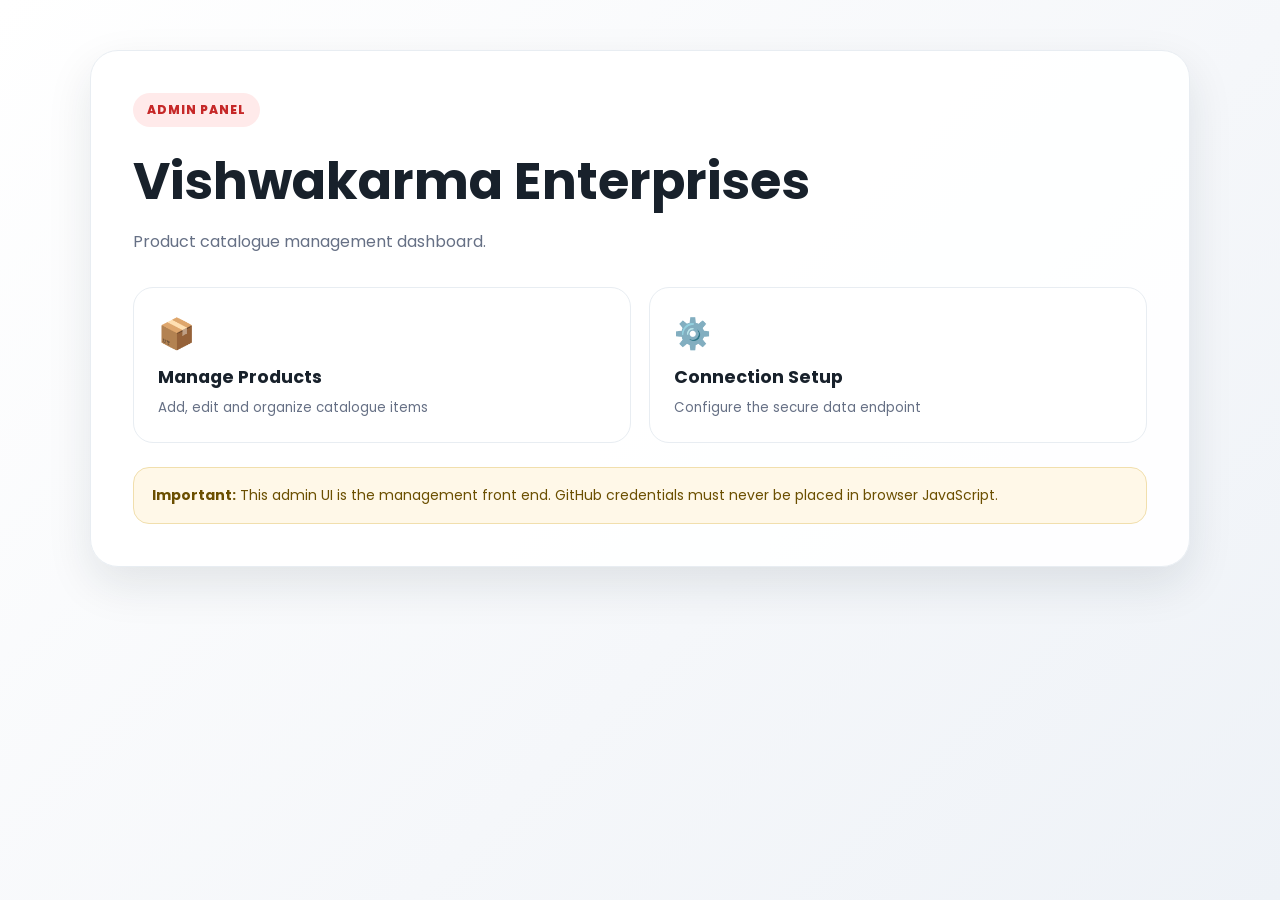
<file: index.html>
<!doctype html><html lang="en"><head><meta charset="utf-8"><meta name="viewport" content="width=device-width,initial-scale=1"><meta name="robots" content="noindex,nofollow"><title>Vishwakarma Enterprises — Admin</title><link rel="preconnect" href="https://fonts.googleapis.com"><link rel="preconnect" href="https://fonts.gstatic.com" crossorigin><link href="https://fonts.googleapis.com/css2?family=Noto+Sans+Devanagari:wght@400;500;600;700;800&family=Poppins:wght@400;500;600;700;800&display=swap" rel="stylesheet"><link rel="stylesheet" href="style.css"></head><body><main class="shell"><section class="card hero"><div class="eyebrow">ADMIN PANEL</div><h1>Vishwakarma Enterprises</h1><p>Product catalogue management dashboard.</p><div class="grid"><a class="action" href="products.html"><span>📦</span><strong>Manage Products</strong><small>Add, edit and organize catalogue items</small></a><a class="action" href="setup.html"><span>⚙️</span><strong>Connection Setup</strong><small>Configure the secure data endpoint</small></a></div><div class="notice"><strong>Important:</strong> This admin UI is the management front end. GitHub credentials must never be placed in browser JavaScript.</div></section></main></body></html>
</file>
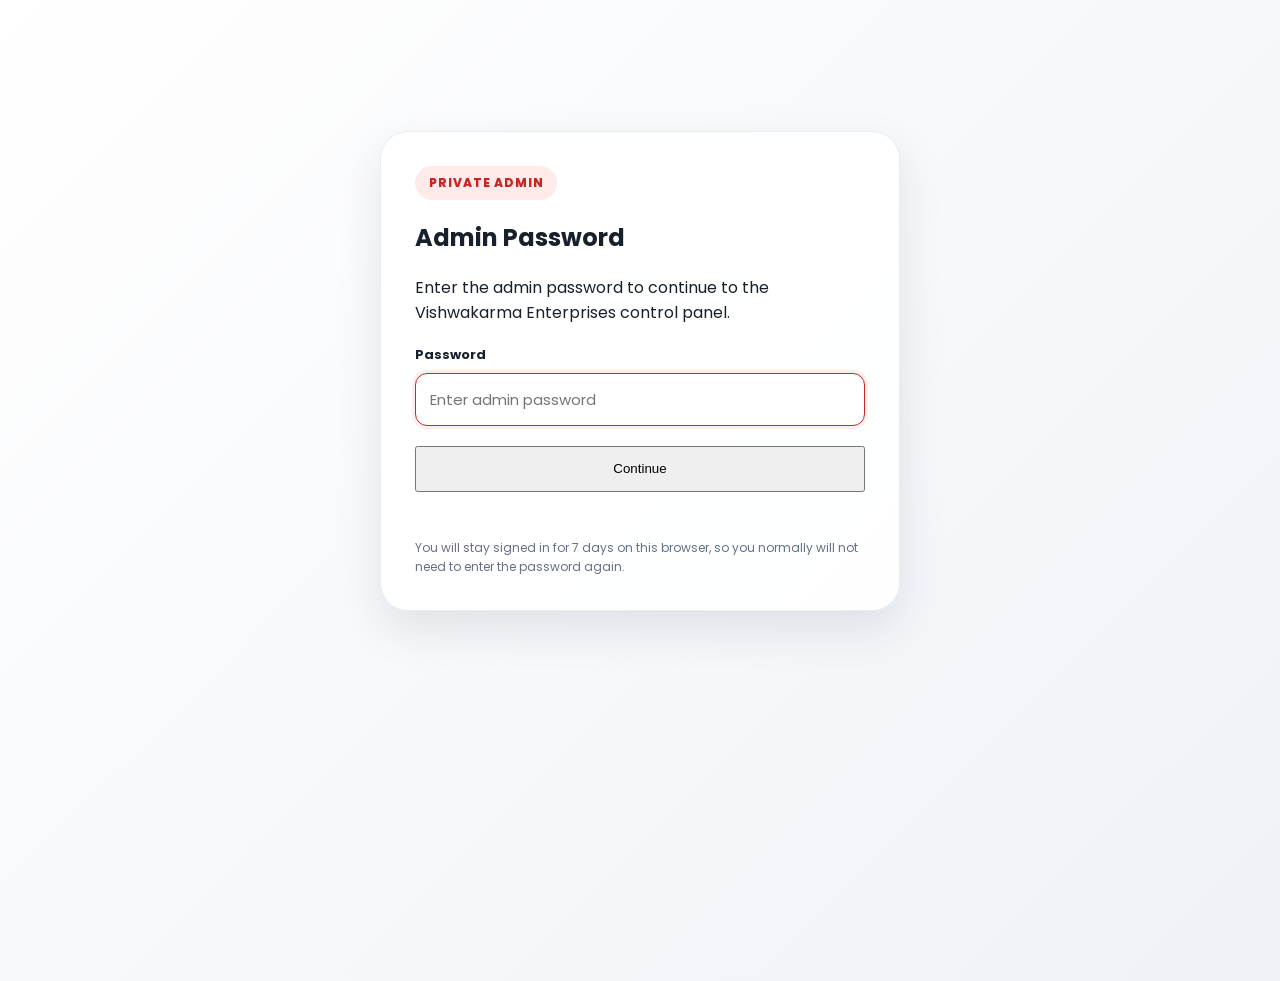
<file: admin-login.html>
<!doctype html><html lang="en"><head><meta charset="utf-8"><meta name="viewport" content="width=device-width,initial-scale=1"><meta name="robots" content="noindex,nofollow"><title>Admin Login — Vishwakarma Enterprises</title><link rel="preconnect" href="https://fonts.googleapis.com"><link rel="preconnect" href="https://fonts.gstatic.com" crossorigin><link href="https://fonts.googleapis.com/css2?family=Noto+Sans+Devanagari:wght@400;500;600;700;800&family=Poppins:wght@400;500;600;700;800&display=swap" rel="stylesheet"><link rel="stylesheet" href="style.css"><style>.login-wrap{max-width:520px;margin:9vh auto}.login-card{padding:34px}.field{display:grid;gap:8px;margin:20px 0}.field label{font-size:13px;font-weight:700}.field input{width:100%;box-sizing:border-box;padding:14px;border:1px solid #dfe5ec;border-radius:12px;font:15px Poppins,sans-serif}.field input:focus{outline:0;border-color:#c62828;box-shadow:0 0 0 3px rgba(198,40,40,.08)}.login-btn{width:100%;min-height:46px}.error{min-height:20px;color:#b42318;font-size:13px;margin-top:12px}.hint{font-size:12px;color:#667085;line-height:1.6;margin-top:14px}</style></head><body><main class="shell login-wrap"><section class="card login-card"><span class="eyebrow">PRIVATE ADMIN</span><h1>Admin Password</h1><p>Enter the admin password to continue to the Vishwakarma Enterprises control panel.</p><form id="loginForm"><div class="field"><label for="password">Password</label><input id="password" type="password" autocomplete="current-password" required autofocus placeholder="Enter admin password"></div><button class="primary-btn login-btn" id="loginBtn">Continue</button><div id="error" class="error" role="alert"></div></form><div class="hint">You will stay signed in for 7 days on this browser, so you normally will not need to enter the password again.</div></section></main><script>
const AUTH='ve-admin-password-token';const params=new URLSearchParams(location.search);const returnTo=['index.html','products.html','setup.html'].includes(params.get('return'))?params.get('return'):'index.html';
const $=id=>document.getElementById(id);
(async()=>{const token=localStorage.getItem(AUTH);if(!token)return;try{const r=await fetch('/api/admin-auth',{method:'POST',headers:{'Content-Type':'application/json'},body:JSON.stringify({action:'verify',token})});const d=await r.json();if(d.ok)location.replace(returnTo)}catch{}})();
$('loginForm').addEventListener('submit',async e=>{e.preventDefault();const btn=$('loginBtn');const err=$('error');btn.disabled=true;btn.textContent='Checking…';err.textContent='';try{const r=await fetch('/api/admin-auth',{method:'POST',headers:{'Content-Type':'application/json'},body:JSON.stringify({action:'login',password:$('password').value})});const d=await r.json().catch(()=>({}));if(!r.ok||!d.ok)throw new Error(d.error||'Login failed.');localStorage.setItem(AUTH,d.token);location.replace(returnTo)}catch(ex){err.textContent=ex.message||'Could not sign in.';btn.disabled=false;btn.textContent='Continue';$('password').focus()}});
</script></body></html>
</file>
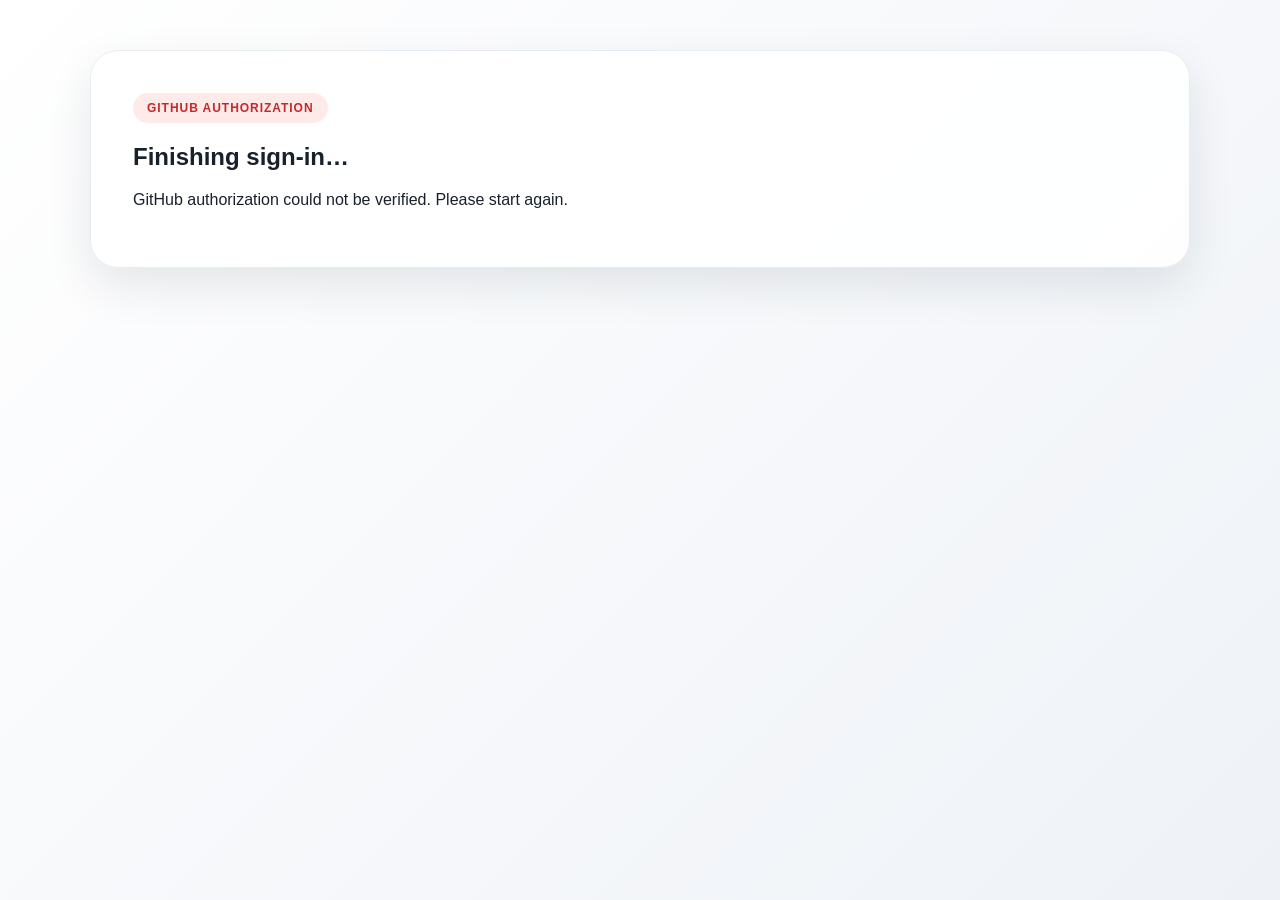
<file: oauth-callback.html>
<!doctype html><html lang="en"><head><meta charset="utf-8"><meta name="viewport" content="width=device-width,initial-scale=1"><meta name="robots" content="noindex,nofollow"><title>GitHub Authorization — Vishwakarma Enterprises</title><link rel="stylesheet" href="style.css"></head><body><main class="shell"><section class="card"><span class="eyebrow">GITHUB AUTHORIZATION</span><h1>Finishing sign-in…</h1><p id="status">Securing your GitHub authorization and returning to the Admin panel.</p></section></main><script src="admin-config.js"></script><script>
const $=id=>document.getElementById(id);const qs=new URLSearchParams(location.search);const code=qs.get('code'),state=qs.get('state'),error=qs.get('error');
async function finish(){try{if(error)throw new Error(qs.get('error_description')||error);const expected=sessionStorage.getItem('ve-oauth-state'),verifier=sessionStorage.getItem('ve-oauth-verifier');if(!code||!state||!expected||state!==expected||!verifier)throw new Error('GitHub authorization could not be verified. Please start again.');const redirectUri=new URL('oauth-callback.html',location.href).href;const r=await fetch(window.ADMIN_CONFIG.githubExchangeUrl,{method:'POST',headers:{'Content-Type':'application/json'},body:JSON.stringify({code,code_verifier:verifier,redirect_uri:redirectUri})});const data=await r.json().catch(()=>({}));if(!r.ok||!data.access_token)throw new Error(data.error||'GitHub sign-in could not be completed.');sessionStorage.removeItem('ve-oauth-state');sessionStorage.removeItem('ve-oauth-verifier');localStorage.setItem('ve-github-auth',JSON.stringify({...data,stored_at:Date.now()}));localStorage.setItem('ve-github-token',data.access_token);const returnTo=sessionStorage.getItem('ve-oauth-return')||'products.html';sessionStorage.removeItem('ve-oauth-return');location.replace(returnTo)}catch(e){$('status').textContent=e.message||'GitHub authorization failed.';}}
finish();
</script></body></html>
</file>
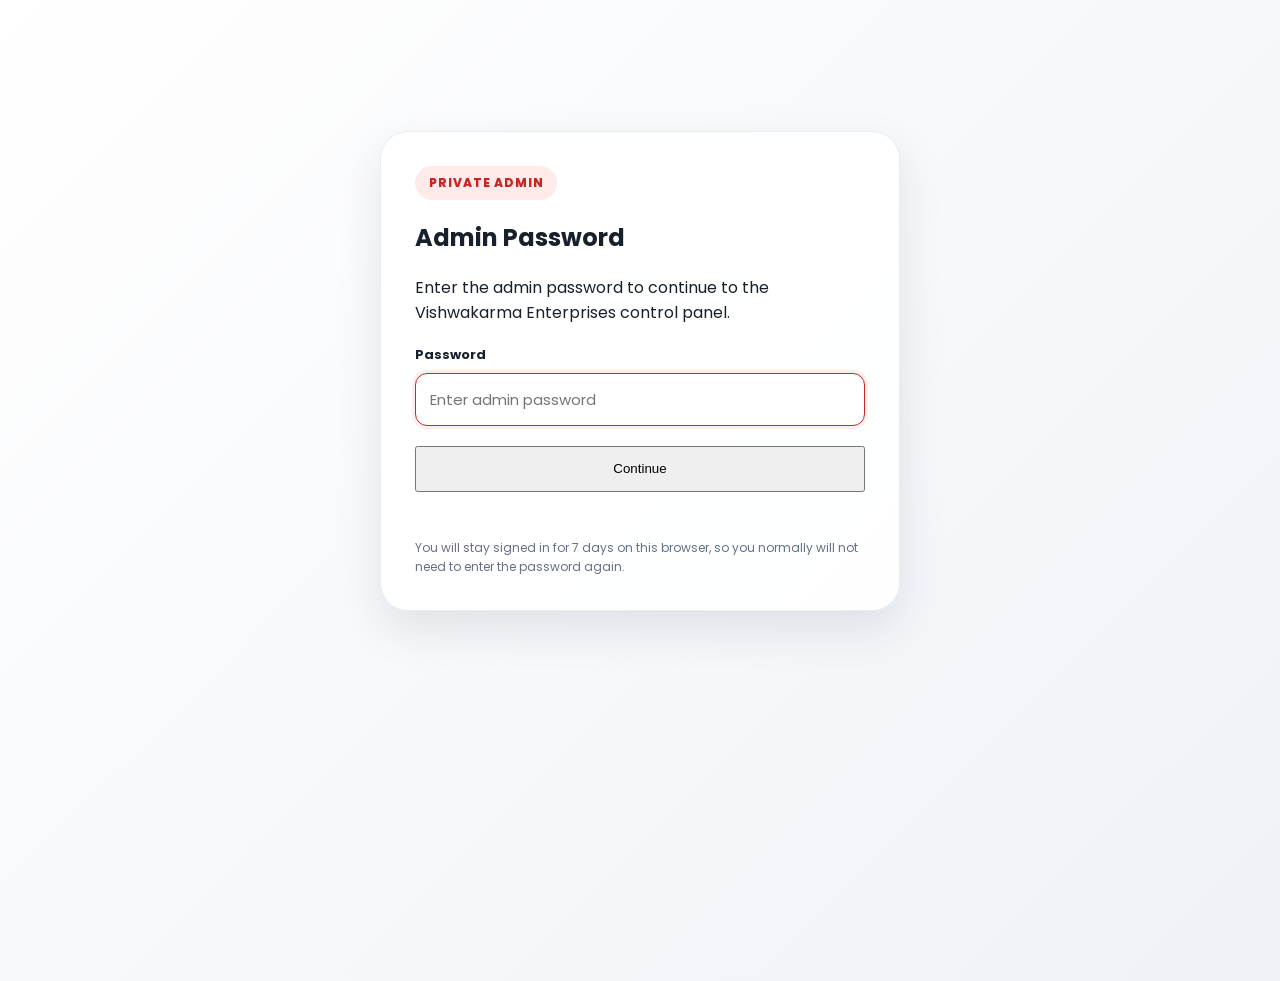
<file: products.html>
<!doctype html><html lang="en"><head><meta charset="utf-8"><meta name="viewport" content="width=device-width,initial-scale=1"><meta name="robots" content="noindex,nofollow"><title>Products — Vishwakarma Enterprises Admin</title><link rel="preconnect" href="https://fonts.googleapis.com"><link rel="preconnect" href="https://fonts.gstatic.com"><link rel="stylesheet" href="style.css"><link rel="stylesheet" href="admin.css"></head><body><header class="topbar"><div class="brand"><div class="brand-mark">VE</div><div><strong>Vishwakarma Enterprises</strong><span>Catalogue Admin</span></div></div><div class="top-actions"><span id="connectionStatus" class="status-pill offline">Not connected</span><a href="setup.html" class="ghost-btn" id="setupLink">GitHub Login</a><a href="index.html" class="ghost-btn">Dashboard</a></div></header><main class="admin-shell"><section class="page-head"><div><span class="eyebrow">PRODUCT CATALOGUE</span><h1>Manage Products</h1><p>Add products, edit details, replace images, and manage features.</p></div><div style="display:flex;gap:10px;flex-wrap:wrap"><button id="newProductBtn" class="primary-btn">＋ Add Product</button><button id="publishBtn" class="ghost-btn">☁ Publish Changes</button></div></section><section class="toolbar panel"><input id="searchInput" type="search" placeholder="Search product, brand or category…"><select id="categoryFilter"><option value="all">All categories</option><option value="plumbing">Plumbing Pipes &amp; Fittings</option><option value="water">Water Storage</option><option value="pumps">Pumps &amp; Motors</option><option value="sanitary">Sanitaryware</option><option value="bathroom">Bathroom Fittings</option><option value="valves">Valves &amp; Taps</option><option value="hardware">Hardware &amp; Parts</option><option value="electrical">Electrical</option><option value="irrigation">Agriculture &amp; Irrigation</option><option value="adhesives">Adhesives &amp; Sealants</option><option value="other">Other</option></select><label class="check"><input id="popularOnly" type="checkbox"> Popular only</label><button id="refreshBtn" class="ghost-btn">↻ Refresh</button></section><section class="stats-row"><div class="stat"><span>Total</span><strong id="totalCount">0</strong></div><div class="stat"><span>Popular</span><strong id="popularCount">0</strong></div><div class="stat"><span>Plumbing</span><strong id="plumbingCount">0</strong></div><div class="stat"><span>Other</span><strong id="otherCount">0</strong></div></section><section id="productsGrid" class="products-grid"></section><div id="emptyState" class="empty-state panel" hidden><strong>No products found</strong><span>Try another search or add your first product.</span></div></main><dialog id="productDialog" class="product-dialog"><form id="productForm" method="dialog"><div class="dialog-head"><div><span class="eyebrow">PRODUCT EDITOR</span><h2 id="dialogTitle">Add Product</h2></div><button type="button" class="icon-btn" id="closeDialog">×</button></div><div class="form-grid"><label>Product ID<input id="productId" required maxlength="50" placeholder="P001" readonly></label><label>Brand<input id="brand" maxlength="80" placeholder="Supreme"></label><label>Hindi name<div class="field-with-action"><input id="nameHi" required maxlength="120" placeholder="PVC पाइप"><button type="button" class="mini-btn" id="autoHindiBtn" title="Translate English name to Hindi">↻ Auto Hindi</button></div><small id="hindiNameHint" class="field-hint">English name enter/change करने पर Hindi name अपने-आप translate होगा. आप इसे manually edit कर सकते हैं.</small></label><label>English name<input id="nameEn" required maxlength="120" placeholder="PVC Pipe"><small class="field-hint">Enter the English product name first.</small></label><label>Category<select id="category" required><option value="plumbing">Plumbing Pipes &amp; Fittings</option><option value="water">Water Storage</option><option value="pumps">Pumps &amp; Motors</option><option value="sanitary">Sanitaryware</option><option value="bathroom">Bathroom Fittings</option><option value="valves">Valves &amp; Taps</option><option value="hardware">Hardware &amp; Parts</option><option value="electrical">Electrical</option><option value="irrigation">Agriculture &amp; Irrigation</option><option value="adhesives">Adhesives &amp; Sealants</option><option value="other">Other</option></select></label><label>Sizes / variants<input id="sizes" placeholder="1/2 inch, 3/4 inch, 1 inch"></label><label><span>MRP (₹)</span><input id="mrp" type="number" min="0" step="0.01" inputmode="decimal" placeholder="499"><small class="field-hint">Maximum Retail Price / अधिकतम खुदरा मूल्य</small></label><label><span>Selling unit / बिकने की इकाई</span><select id="unit"><option value="piece">Piece — प्रति पीस</option><option value="meter">Meter — प्रति मीटर</option><option value="kg">Kg — प्रति किग्रा</option><option value="litre">Litre — प्रति लीटर</option><option value="box">Box — प्रति बॉक्स</option></select><small class="field-hint">MRP किस इकाई के लिए है, वह चुनें.</small></label><label class="full">Hindi description<textarea id="descriptionHi" rows="4" placeholder="उत्पाद का विवरण लिखें..."></textarea></label><label class="full">English description<textarea id="descriptionEn" rows="4" placeholder="Write the product description..."></textarea></label><label class="full feature-field"><span class="feature-title"><span class="feature-heading-icon" aria-hidden="true">☷</span><span>मुख्य विशेषताएँ / Key Features — Hindi</span></span><small class="field-hint">एक feature के लिए एक bullet रखें</small><textarea id="featuresHi" rows="5" placeholder="मजबूत और टिकाऊ\nलंबे समय तक उपयोगी\nभरोसेमंद गुणवत्ता"></textarea></label><label class="full feature-field"><span class="feature-title"><span class="feature-heading-icon" aria-hidden="true">☷</span><span>Key Features — English</span></span><small class="field-hint">Add one feature per bullet</small><textarea id="featuresEn" rows="5" placeholder="Strong and durable\nLong-lasting\nReliable quality"></textarea></label><label class="full upload-box"><span>Product image</span><input id="imageInput" type="file" accept="image/*"><small id="imageHint">Photo will be resized before upload.</small><img id="imagePreview" alt="Preview" hidden></label><label class="check full"><input id="featured" type="checkbox"> Show this product in <strong>Popular Products</strong></label></div><div class="dialog-foot"><button type="button" class="ghost-btn" id="cancelBtn">Cancel</button><button class="primary-btn" type="submit" id="saveBtn">Save Product</button></div></form></dialog><div id="toast" class="toast" role="status" aria-live="polite"></div><script src="admin-auth.js"></script><script src="admin-config.js"></script><script src="admin.js?v=3"></script><script src="admin-enhancements.js?v=2"></script><script src="auto-hindi.js?v=6"></script><script src="variants-admin.js?v=7"></script><script src="feature-editor.js?v=10"></script><script src="auto-translate.js?v=12"></script></body></html>
</file>
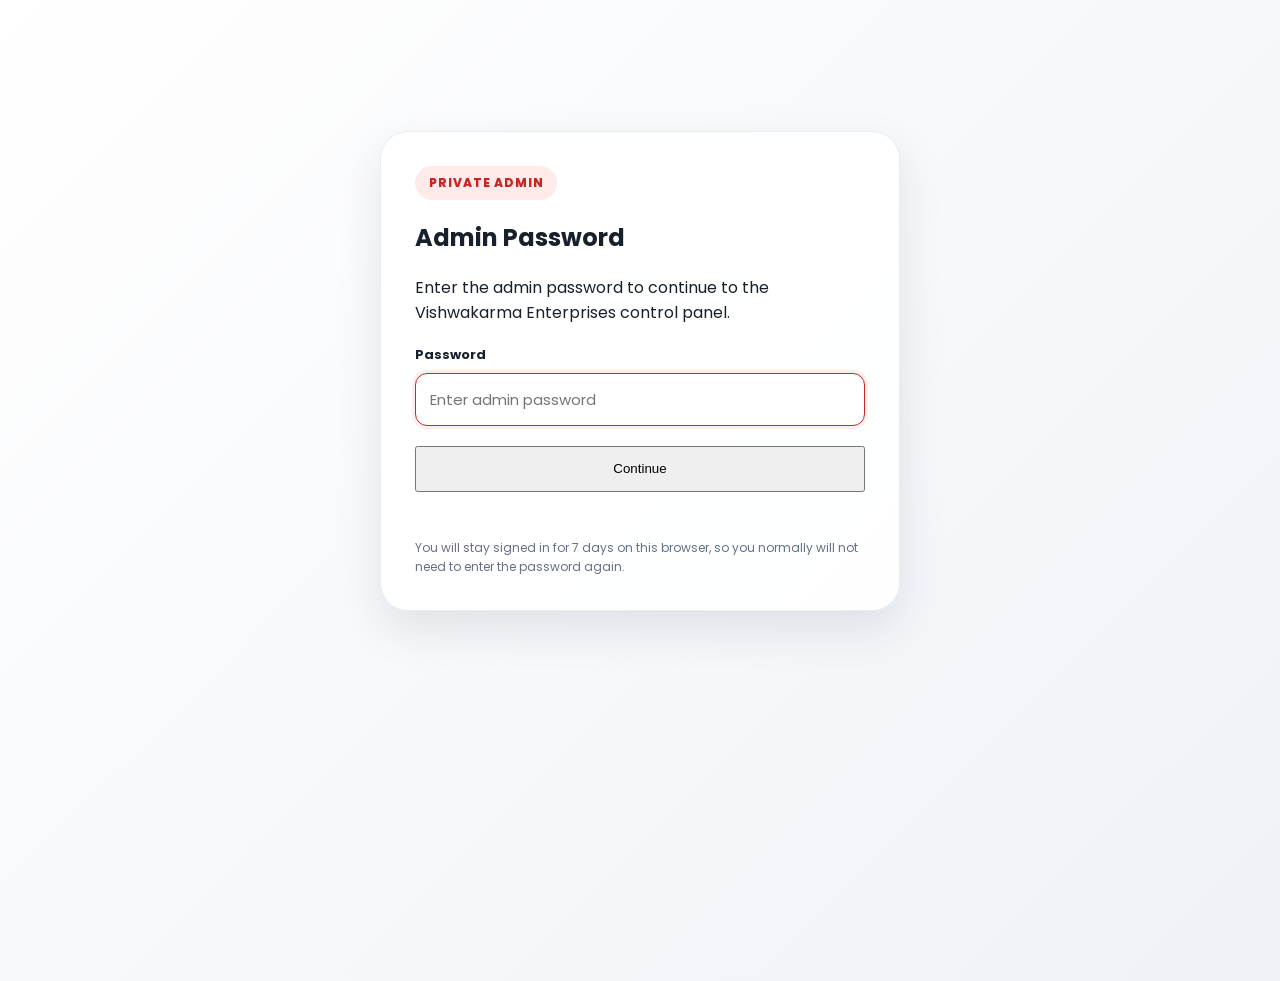
<file: setup.html>
<!doctype html><html lang="en"><head><meta charset="utf-8"><meta name="viewport" content="width=device-width,initial-scale=1"><meta name="robots" content="noindex,nofollow"><title>GitHub Login — Vishwakarma Enterprises</title><link rel="preconnect" href="https://fonts.googleapis.com"><link rel="preconnect" href="https://fonts.gstatic.com" crossorigin><link href="https://fonts.googleapis.com/css2?family=Noto+Sans+Devanagari:wght@400;500;600;700;800&family=Poppins:wght@400;500;600;700;800&display=swap" rel="stylesheet"><link rel="stylesheet" href="style.css"></head><body><main class="shell"><section class="card"><span class="eyebrow">GITHUB LOGIN</span><h1>Connect your GitHub account</h1><p>Sign in with GitHub to publish products to <strong>Amitbhai-2152/Vishwakarma-Enterprises-Admin</strong>.</p><div class="notice"><strong>No Personal Access Token.</strong> You will authorize the GitHub App once. Your App secret stays on the server and is never stored in this public repository.</div><div style="margin-top:22px"><button id="start" class="primary-btn">Continue with GitHub</button><a class="ghost-btn" href="products.html" style="margin-left:8px">Back to Products</a></div><p id="status" style="margin-top:18px;color:#667085"></p><div style="margin-top:25px;padding:16px;border:1px solid #e8edf3;border-radius:16px;background:#fafbfc;line-height:1.7;font-size:13px"><strong>One-time setup:</strong> the Admin site must be deployed on the configured serverless host before the login can complete.</div></section></main><script src="admin-auth.js"></script><script src="admin-config.js"></script><script>
const $=id=>document.getElementById(id);const params=new URLSearchParams(location.search);
function randomString(length=64){const a=new Uint8Array(length);crypto.getRandomValues(a);return [...a].map(x=>x.toString(16).padStart(2,'0')).join('')}
async function sha256Base64Url(value){const digest=await crypto.subtle.digest('SHA-256',new TextEncoder().encode(value));let s=btoa(String.fromCharCode(...new Uint8Array(digest)));return s.replace(/\+/g,'-').replace(/\//g,'_').replace(/=+$/,'')}
async function startLogin(){const button=$('start');button.disabled=true;button.textContent='Opening GitHub…';$('status').textContent='Preparing secure authorization…';try{const state=randomString(32),verifier=randomString(64),challenge=await sha256Base64Url(verifier);sessionStorage.setItem('ve-oauth-state',state);sessionStorage.setItem('ve-oauth-verifier',verifier);sessionStorage.setItem('ve-oauth-return',params.get('return')==='products'?'products.html':'products.html');const redirectUri=new URL('oauth-callback.html',location.href).href;const authorize=new URL('https://github.com/login/oauth/authorize');authorize.searchParams.set('client_id',window.ADMIN_CONFIG.githubClientId);authorize.searchParams.set('redirect_uri',redirectUri);authorize.searchParams.set('state',state);authorize.searchParams.set('code_challenge',challenge);authorize.searchParams.set('code_challenge_method','S256');location.href=authorize.toString()}catch(e){button.disabled=false;button.textContent='Try GitHub Login Again';$('status').textContent=e.message||'Could not start GitHub login.'}}
$('start').onclick=startLogin;
</script></body></html>
</file>
<file: style.css>
:root{--primary:#c62828;--dark:#18212b;--muted:#667085;--line:#e8edf2;--bg:#f5f7fa;--white:#fff;--shadow:0 18px 45px rgba(23,35,50,.10)}*{box-sizing:border-box}body{margin:0;font-family:Poppins,'Noto Sans Devanagari',sans-serif;background:linear-gradient(135deg,#fff 0,#f5f7fa 60%,#eef2f7 100%);color:var(--dark);min-height:100vh}.shell{width:min(1100px,92%);margin:0 auto;padding:50px 0}.card{background:rgba(255,255,255,.95);border:1px solid var(--line);border-radius:28px;box-shadow:var(--shadow);padding:42px}.eyebrow{display:inline-flex;padding:8px 14px;border-radius:999px;background:#ffeaea;color:var(--primary);font-size:12px;font-weight:800;letter-spacing:.08em}.hero h1{font-size:clamp(2rem,5vw,3.2rem);margin:16px 0 8px}.hero p{color:var(--muted);line-height:1.8;margin:0 0 30px}.grid{display:grid;grid-template-columns:repeat(2,minmax(0,1fr));gap:18px}.action{display:grid;gap:7px;text-decoration:none;color:inherit;padding:24px;border:1px solid var(--line);border-radius:20px;background:#fff;transition:.25s ease}.action:hover{transform:translateY(-4px);border-color:#f2b3b3;box-shadow:0 12px 30px rgba(23,35,50,.08)}.action span{font-size:30px}.action strong{font-size:1.1rem}.action small{color:var(--muted);line-height:1.6}.notice{margin-top:24px;padding:16px 18px;border-radius:16px;background:#fff8e8;color:#6b4f00;border:1px solid #f1dfad;line-height:1.6;font-size:14px}@media(max-width:700px){.shell{padding:24px 0}.card{padding:26px}.grid{grid-template-columns:1fr}}
</file>
<file: admin.css>
body{background:#f4f6f9;color:#263142} .topbar{min-height:74px;background:rgba(255,255,255,.96);backdrop-filter:blur(12px);border-bottom:1px solid #e6ebf1;display:flex;align-items:center;justify-content:space-between;padding:0 4vw;position:sticky;top:0;z-index:20;box-shadow:0 6px 24px rgba(25,35,50,.06)} .brand{display:flex;align-items:center;gap:12px;min-width:0}.brand-mark{width:42px;height:42px;border-radius:12px;display:grid;place-items:center;background:linear-gradient(135deg,#c62828,#a91f1f);color:#fff;font-weight:800;box-shadow:0 8px 18px rgba(198,40,40,.18);flex:none}.brand strong,.brand span{display:block}.brand strong{white-space:nowrap;overflow:hidden;text-overflow:ellipsis}.brand span{font-size:12px;color:#7b8492;margin-top:2px}.top-actions{display:flex;align-items:center;gap:10px;flex-wrap:wrap;justify-content:flex-end}.ghost-btn,.primary-btn{border:0;border-radius:12px;padding:11px 16px;font:600 14px Poppins,sans-serif;text-decoration:none;cursor:pointer;white-space:nowrap;transition:transform .18s ease,box-shadow .18s ease,background .18s ease}.ghost-btn{background:#fff;border:1px solid #dbe2ea;color:#273142}.ghost-btn:hover{box-shadow:0 7px 18px rgba(32,44,60,.08);transform:translateY(-1px)}.primary-btn{background:linear-gradient(135deg,#c62828,#b21f1f);color:#fff;box-shadow:0 8px 18px rgba(198,40,40,.16)}.primary-btn:hover{box-shadow:0 11px 22px rgba(198,40,40,.22);transform:translateY(-1px)}.status-pill{font-size:12px;font-weight:700;border-radius:999px;padding:8px 12px;white-space:nowrap}.status-pill.offline{background:#fff1f1;color:#b42318}.status-pill.online{background:#ecfdf3;color:#027a48}.admin-shell{width:min(1240px,94%);margin:0 auto;padding:38px 0 70px}.page-head{display:flex;justify-content:space-between;align-items:flex-end;gap:24px;margin-bottom:22px}.page-head>div:last-child{max-width:100%}.eyebrow{font-size:11px;letter-spacing:.14em;color:#c62828;font-weight:800}.page-head h1{margin:7px 0 6px;font-size:clamp(2rem,4vw,2.65rem);line-height:1.1;letter-spacing:-.02em}.page-head p{margin:0;color:#697386;line-height:1.6}.panel{background:rgba(255,255,255,.98);border:1px solid #e4e9ef;border-radius:18px;box-shadow:0 10px 30px rgba(32,44,60,.055)}.toolbar{display:grid;grid-template-columns:minmax(220px,1.6fr) minmax(180px,1fr) auto auto;gap:10px;align-items:center;padding:12px;margin-bottom:18px}.toolbar input,.toolbar select,.form-grid input,.form-grid select,.form-grid textarea{width:100%;box-sizing:border-box;border:1px solid #dce3eb;background:#fff;border-radius:12px;padding:12px 13px;font:14px Poppins,'Noto Sans Devanagari',sans-serif;outline:0;transition:border-color .18s ease,box-shadow .18s ease}.toolbar input::placeholder,.form-grid input::placeholder,.form-grid textarea::placeholder{color:#a1a9b5}.toolbar input:focus,.toolbar select:focus,.form-grid input:focus,.form-grid select:focus,.form-grid textarea:focus{border-color:#c62828;box-shadow:0 0 0 3px rgba(198,40,40,.08)}.toolbar .ghost-btn{min-height:44px}.check{display:flex;align-items:center;gap:8px;font-size:13px;white-space:nowrap}.check input{accent-color:#c62828;width:16px;height:16px}.stats-row{display:grid;grid-template-columns:repeat(4,1fr);gap:12px;margin-bottom:24px}.stat{position:relative;overflow:hidden;background:#fff;border:1px solid #e4e9ef;border-radius:16px;padding:17px 18px;box-shadow:0 8px 24px rgba(32,44,60,.045)}.stat:after{content:'';position:absolute;right:-20px;top:-24px;width:70px;height:70px;border-radius:50%;background:#f8e7e7}.stat span{display:block;color:#7b8492;font-size:11px;text-transform:uppercase;letter-spacing:.05em}.stat strong{display:block;margin-top:6px;font-size:1.6rem;line-height:1}.products-grid{display:grid;grid-template-columns:repeat(3,minmax(0,1fr));gap:18px}.product-item{background:#fff;border:1px solid #e2e7ee;border-radius:18px;overflow:hidden;box-shadow:0 8px 26px rgba(32,44,60,.055);min-width:0;transition:transform .18s ease,box-shadow .18s ease,border-color .18s ease}.product-item:hover{transform:translateY(-3px);box-shadow:0 14px 34px rgba(32,44,60,.09);border-color:#d7dee7}.product-item img{width:100%;height:205px;object-fit:cover;background:#eef2f6;display:block}.product-body{padding:16px}.product-meta{display:flex;justify-content:space-between;align-items:center;gap:8px;font-size:11px;color:#7b8492}.product-meta span:first-child{text-transform:capitalize}.badge{padding:6px 9px;border-radius:999px;background:#fff0f0;color:#b42318;font-weight:700}.product-body h3{margin:9px 0 6px;font-size:1.05rem;line-height:1.35}.product-body p{margin:0;color:#687385;line-height:1.55;font-size:13px;min-height:40px;display:-webkit-box;-webkit-line-clamp:3;-webkit-box-orient:vertical;overflow:hidden}.item-actions{display:flex;gap:8px;margin-top:14px}.item-actions button{flex:1;border:1px solid #dce3eb;background:#fff;color:#364152;border-radius:10px;padding:10px;cursor:pointer;font-weight:700;min-height:42px;transition:.18s ease}.item-actions button:hover{background:#f7f8fa}.item-actions .edit{background:#263142;color:#fff;border-color:#263142}.item-actions .edit:hover{background:#1f2732}.empty-state{padding:56px 24px;text-align:center;display:grid;gap:7px;color:#6b7280}.empty-state strong{font-size:1.15rem;color:#263142}.product-dialog{width:min(780px,92vw);max-width:780px;max-height:92vh;margin:auto;border:0;border-radius:22px;padding:0;box-shadow:0 28px 80px rgba(20,30,45,.28);overflow:hidden}.product-dialog::backdrop{background:rgba(14,20,30,.5)}.product-dialog form{padding:26px;max-height:92vh;overflow:auto}.dialog-head,.dialog-foot{display:flex;justify-content:space-between;align-items:center;gap:16px}.dialog-head{border-bottom:1px solid #edf0f4;padding-bottom:17px;margin-bottom:20px}.dialog-head h2{margin:5px 0 0;font-size:1.45rem}.icon-btn{border:0;background:#f3f5f8;width:38px;height:38px;border-radius:10px;font-size:25px;cursor:pointer;flex:none}.form-grid{display:grid;grid-template-columns:1fr 1fr;gap:15px}.form-grid label{font-size:12px;font-weight:700;color:#515b6b;display:grid;gap:7px;min-width:0}.form-grid .full{grid-column:1/-1}.form-grid textarea{resize:vertical;line-height:1.55;min-height:110px}.field-with-action{display:grid;grid-template-columns:minmax(0,1fr) auto;gap:8px;align-items:center}.mini-btn{border:1px solid #dce3eb;background:#f8fafc;color:#344054;border-radius:10px;padding:11px 12px;font:700 12px Poppins,sans-serif;cursor:pointer;white-space:nowrap}.mini-btn:hover{background:#eef2f6}.field-hint{font-size:11px!important;font-weight:500!important;color:#7b8492!important;line-height:1.45}.upload-box{border:1px dashed #cfd7e1;border-radius:16px;padding:15px;background:#fafbfc}.upload-box>span{font-weight:800}.upload-box input[type=file]{padding:8px 0;border:0;background:transparent}.upload-box img{max-width:180px;max-height:130px;border-radius:12px;object-fit:cover;box-shadow:0 6px 18px rgba(20,30,45,.1)}.dialog-foot{border-top:1px solid #edf0f4;margin-top:20px;padding-top:18px;justify-content:flex-end;flex-wrap:wrap}.dialog-foot button{min-height:42px}.toast{position:fixed;right:22px;bottom:22px;background:#263142;color:#fff;padding:13px 16px;border-radius:12px;box-shadow:0 15px 35px rgba(20,30,45,.2);opacity:0;transform:translateY(10px);pointer-events:none;transition:.25s;z-index:50;max-width:min(420px,calc(100vw - 32px))}.toast.show{opacity:1;transform:translateY(0)}
.enhanced-editor{border:1px solid #e4e9ef;border-radius:14px;background:#fbfcfe;padding:12px;display:grid;gap:10px}.enhanced-editor-head{display:flex;align-items:center;justify-content:space-between;gap:10px}.enhanced-editor-head strong{font-size:13px;color:#263142}.enhanced-editor-head .ghost-btn{padding:8px 11px;font-size:12px}.enhanced-list{display:grid;gap:9px}.enhanced-row{display:grid;grid-template-columns:1fr 1.2fr auto;gap:8px;align-items:center}.enhanced-row:has(.enh-feature){grid-template-columns:1fr auto}.enhanced-row input{padding:10px 12px;font-size:13px}.enhanced-row .icon-btn{width:36px;height:36px;font-size:20px}.enhanced-editor + textarea{display:none!important}
.ve-feature-editor{border:1px solid #e4e9ef;border-radius:14px;background:#fbfcfe;padding:14px;display:grid;gap:12px;width:100%;box-sizing:border-box}.ve-feature-head{display:flex;align-items:center;justify-content:space-between;gap:12px;min-width:0}.ve-feature-heading{display:flex;align-items:flex-start;gap:10px;min-width:0}.ve-feature-heading>div{min-width:0}.ve-feature-heading strong{display:block;color:#263142;font-size:13px;line-height:1.35}.ve-feature-heading small{display:block;color:#7b8492;font-size:11px;font-weight:500;margin-top:3px;line-height:1.45}.ve-feature-icon{width:30px;height:30px;display:flex;align-items:center;justify-content:center;border:1px solid #dce3eb;border-radius:9px;background:#fff;color:#344054;font-size:17px;font-weight:800;flex:none}.ve-feature-head .mini-btn{flex:none}.ve-feature-list{display:grid;gap:8px;width:100%}.ve-feature-row{display:grid;grid-template-columns:32px minmax(0,1fr) 38px;gap:8px;align-items:center;width:100%}.ve-feature-bullet{width:32px;height:42px;display:flex;align-items:center;justify-content:center;border:1px solid #dce3eb;border-radius:10px;background:#fff;color:#667085;font-size:18px;font-weight:700;box-sizing:border-box}.ve-feature-input{width:100%;height:42px;box-sizing:border-box;border:1px solid #dce3eb!important;background:#fff;border-radius:10px;padding:10px 12px;font:14px Poppins,'Noto Sans Devanagari',sans-serif;outline:0}.ve-feature-input:focus{border-color:#c62828!important;box-shadow:0 0 0 3px rgba(198,40,40,.08)}.ve-feature-remove{width:38px;height:42px;border:1px solid #dce3eb;background:#fff;color:#667085;border-radius:10px;font-size:20px;line-height:1;cursor:pointer;display:flex;align-items:center;justify-content:center;padding:0}.ve-feature-remove:hover{background:#fff3f3;color:#b42318}.ve-feature-add{min-height:42px;padding:10px 13px}.ve-feature-empty{padding:12px;border:1px dashed #cfd7e1;border-radius:10px;background:#fff;color:#7b8492;font-size:12px;line-height:1.5;text-align:left}@media(max-width:700px){.ve-feature-editor{padding:12px}.ve-feature-head{align-items:stretch;flex-direction:column}.ve-feature-head .mini-btn{width:100%}.ve-feature-row{grid-template-columns:30px minmax(0,1fr) 38px}.ve-feature-bullet{width:30px}.ve-feature-input,.ve-feature-remove{height:42px}}
@media(max-width:1000px){.products-grid{grid-template-columns:repeat(2,minmax(0,1fr))}.toolbar{grid-template-columns:minmax(0,1.5fr) minmax(170px,1fr) auto auto}.page-head{align-items:flex-start;flex-direction:column}.enhanced-row{grid-template-columns:1fr 1fr auto}.top-actions{gap:7px}}
@media(max-width:700px){.topbar{padding:11px 4%;min-height:64px;align-items:center;gap:10px}.brand{gap:9px;flex:1;min-width:0}.brand-mark{width:38px;height:38px;border-radius:10px}.brand strong{font-size:14px}.brand span{font-size:10px}.top-actions{flex:0 0 auto}.top-actions .ghost-btn{display:none}.top-actions .status-pill{font-size:10px;padding:7px 9px}.admin-shell{width:94%;padding:24px 0 48px}.page-head{gap:15px;margin-bottom:18px}.page-head h1{font-size:1.8rem}.page-head p{font-size:13px}.page-head>div:last-child{display:grid!important;grid-template-columns:1fr 1fr;width:100%;gap:8px!important}.page-head>div:last-child .primary-btn,.page-head>div:last-child .ghost-btn{width:100%;padding:10px 8px;font-size:12px}.toolbar{grid-template-columns:1fr;padding:10px;gap:8px}.toolbar .check{padding:4px}.toolbar .ghost-btn{width:100%}.stats-row{grid-template-columns:1fr 1fr;gap:10px;margin-bottom:16px}.stat{padding:14px;border-radius:15px}.stat strong{font-size:1.35rem}.products-grid{grid-template-columns:1fr;gap:14px}.product-item img{height:185px}.product-body{padding:15px}.product-body h3{font-size:1rem}.item-actions button{min-height:44px}.product-dialog{width:100vw;max-width:100vw;height:100dvh;max-height:100dvh;border-radius:18px 18px 0 0;margin:0;align-self:end}.product-dialog form{padding:18px 14px calc(20px + env(safe-area-inset-bottom));max-height:100dvh}.dialog-head{margin-bottom:16px;padding-bottom:13px}.dialog-head h2{font-size:1.25rem}.form-grid{grid-template-columns:1fr;gap:12px}.form-grid .full{grid-column:auto}.form-grid textarea{min-height:96px}.field-with-action{grid-template-columns:minmax(0,1fr) auto}.upload-box img{max-width:100%;width:auto;height:auto;max-height:180px}.dialog-foot{position:sticky;bottom:0;background:#fff;padding:12px 0 calc(2px + env(safe-area-inset-bottom));margin-top:16px;z-index:2}.dialog-foot button{flex:1;min-width:120px}.enhanced-row,.enhanced-row:has(.enh-feature){grid-template-columns:1fr auto}.enhanced-row:has(.enh-key){grid-template-columns:1fr}.toast{left:16px;right:16px;bottom:16px;max-width:none}.ve-feature-row{grid-template-columns:30px minmax(0,1fr) 38px}.ve-feature-bullet{width:30px}}
@media(max-width:380px){.page-head>div:last-child{grid-template-columns:1fr}.stats-row{grid-template-columns:1fr}.brand strong{font-size:13px}.status-pill{max-width:112px;overflow:hidden;text-overflow:ellipsis}.field-with-action{grid-template-columns:1fr}.mini-btn{width:100%}.ve-feature-row{grid-template-columns:28px minmax(0,1fr) 36px}.ve-feature-bullet{width:28px}.ve-feature-remove{width:36px}}
</file>
